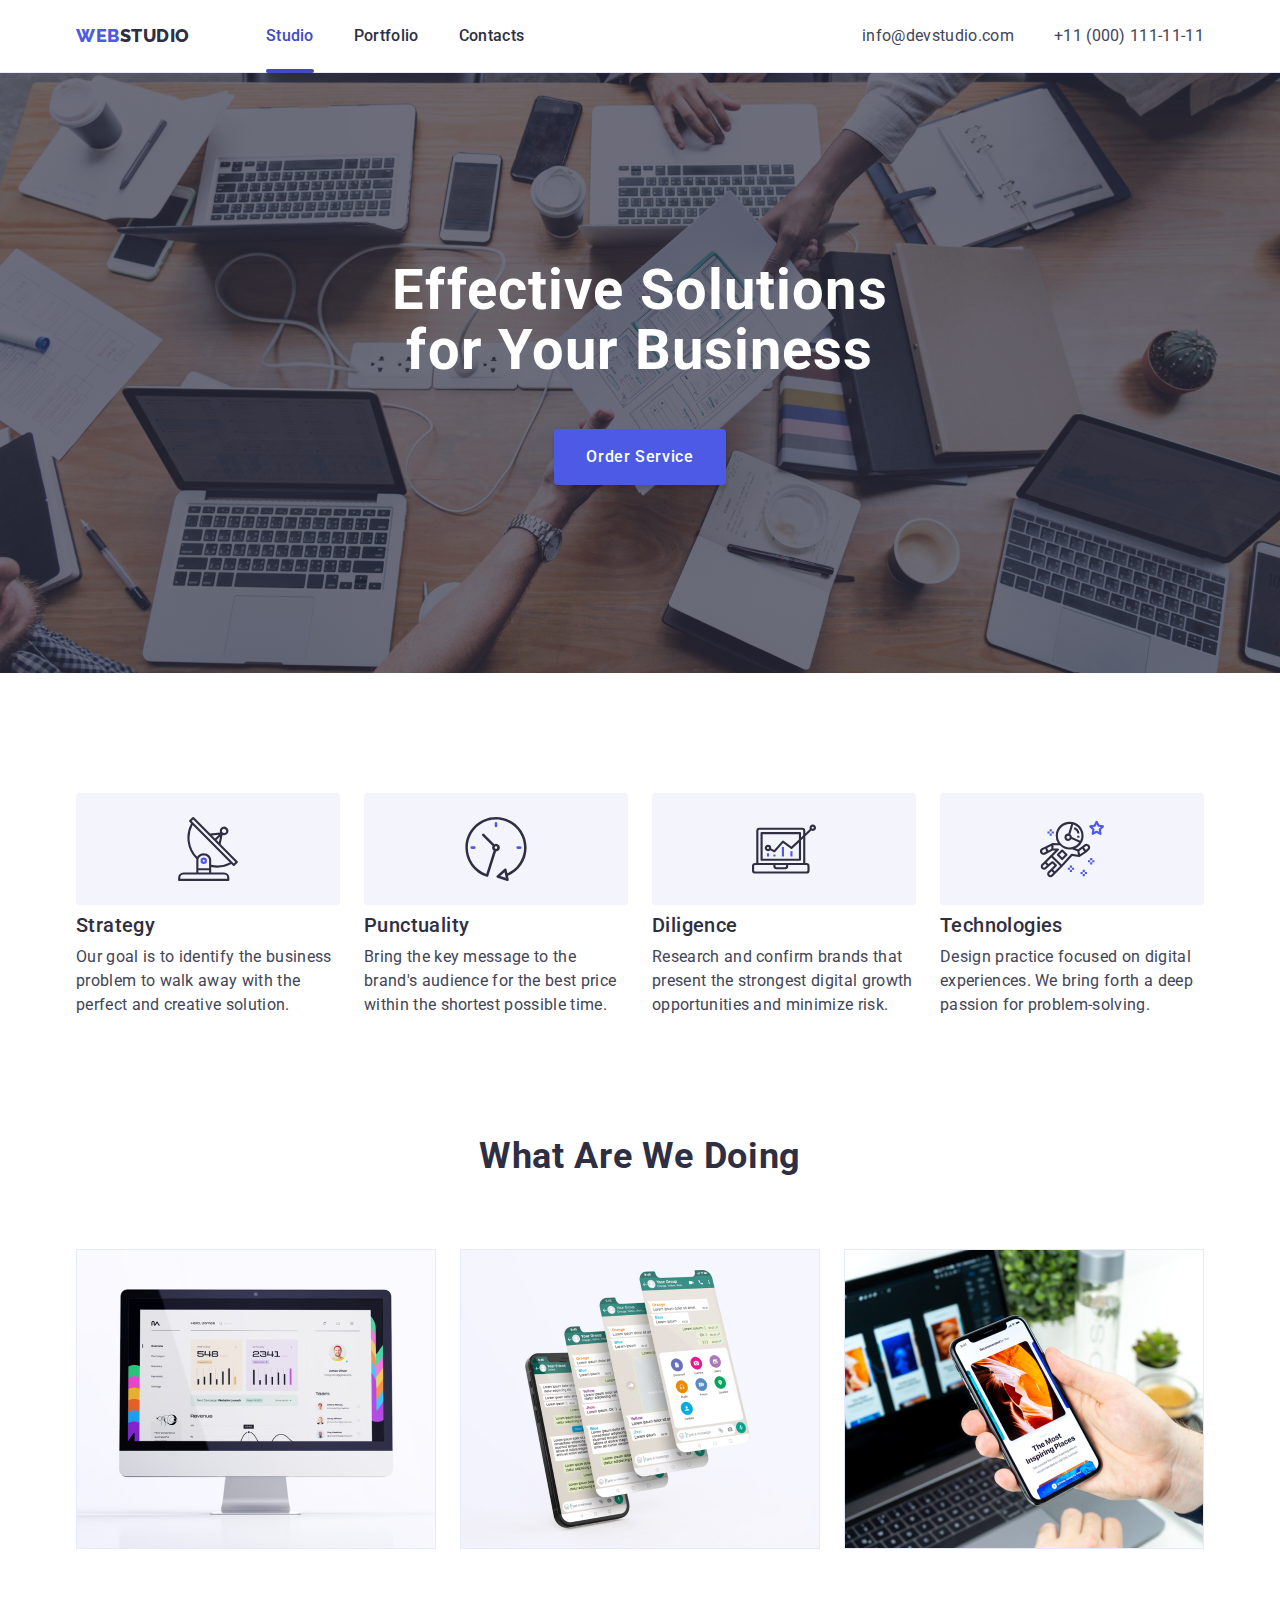
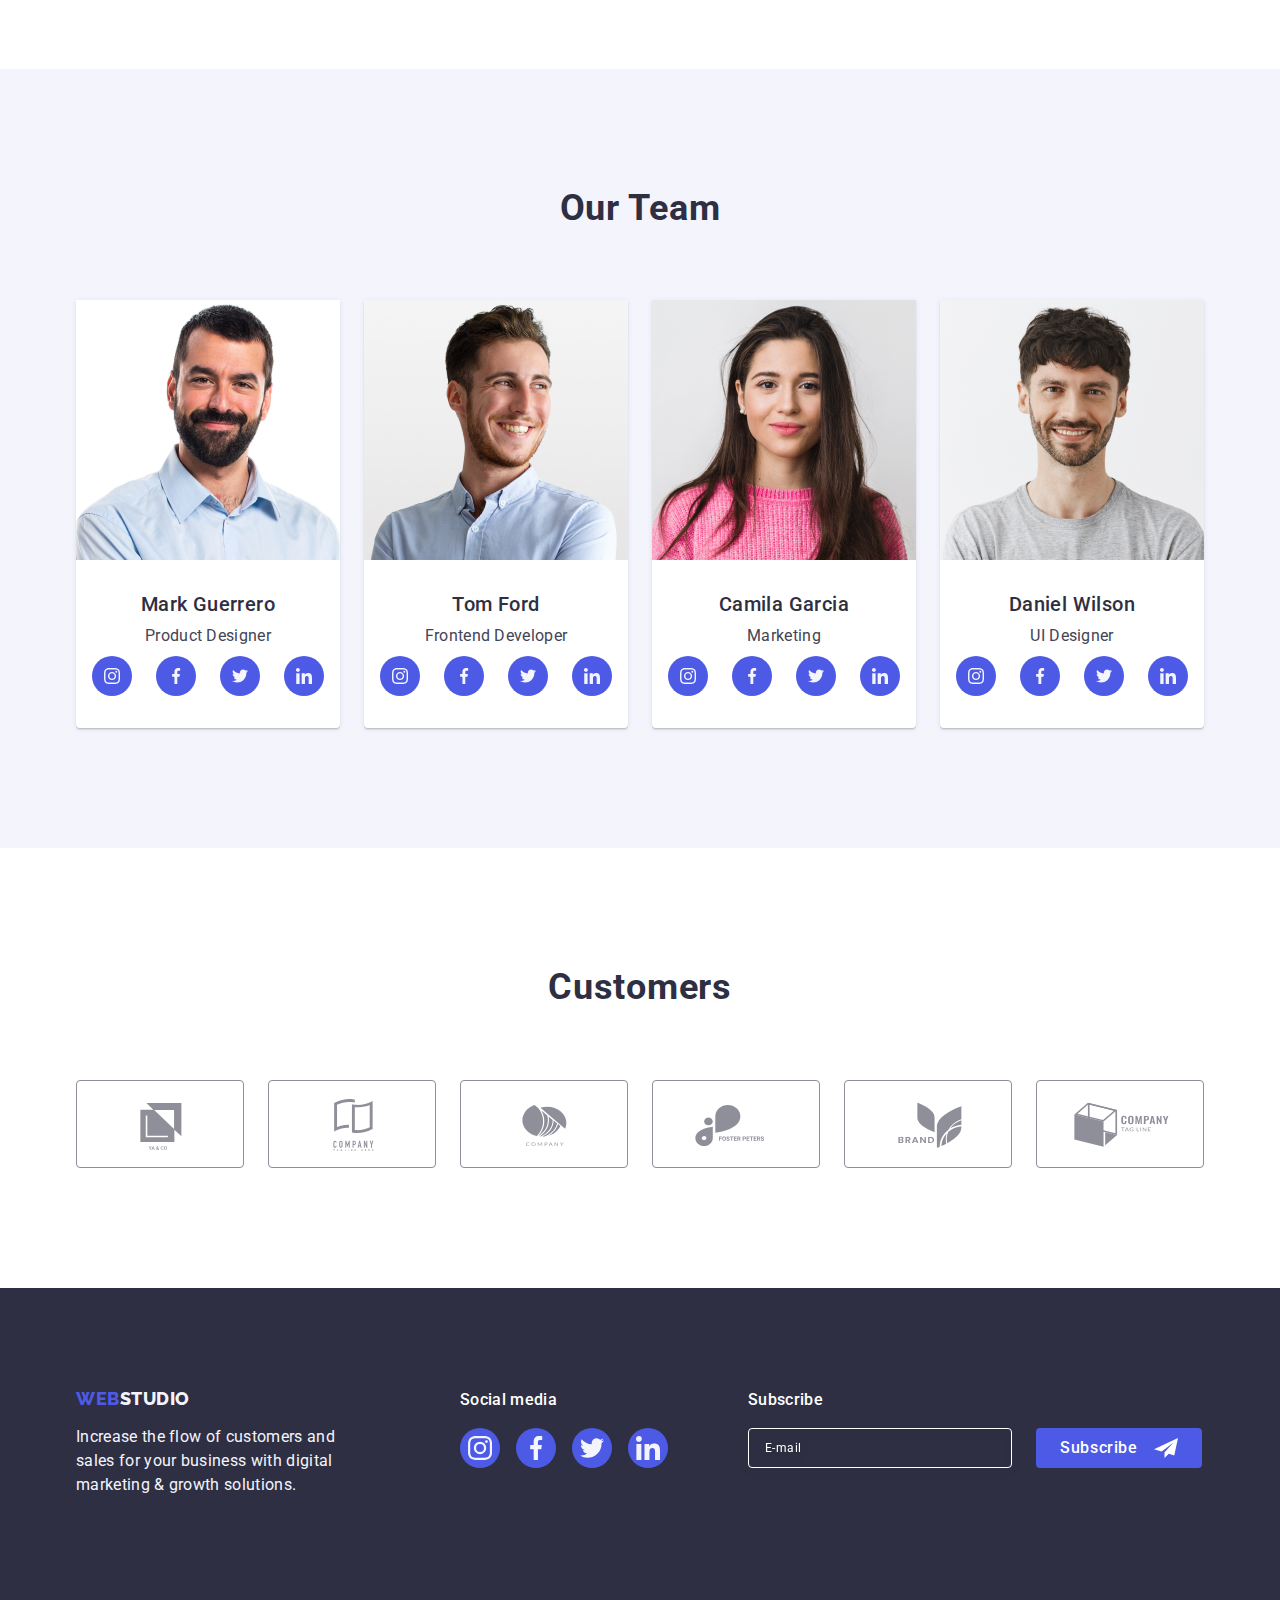
<file: index.html>
<!DOCTYPE html>

<html lang="en">

<head>
    <meta charset="UTF-8">
    <meta http-equiv="X-UA-Compatible" content="IE=edge">
    <meta name="viewport" content="width=device-width, initial-scale=1.0">
    <title>WEBSTUDIO</title>
    <link rel="preconnect" href="https://fonts.googleapis.com">
    <link rel="preconnect" href="https://fonts.gstatic.com" crossorigin>
    <link
        href="https://fonts.googleapis.com/css2?family=Raleway:wght@800&family=Roboto:wght@400;500;700;900&display=swap"
        rel="stylesheet">
    <link rel="stylesheet"
        href="https://cdnjs.cloudflare.com/ajax/libs/modern-normalize/1.1.0/modern-normalize.min.css" />
    <link rel="stylesheet" href="./css/styles.css">
</head>

<body>
    <header class="page-header">
        <div class="header-container container">
            <nav class="page-navigation">
                <a class="logo link" href="./index.html">Web<span class="studio-span">Studio</span></a>
                <ul class="menu list">
                    <li class="menu-item"><a class="menu-link link active-page" href="./index.html">Studio</a></li>
                    <li class="menu-item"><a class="menu-link link" href="./portfolio.html">Portfolio</a></li>
                    <li class="menu-item"><a class="menu-link link" href="#">Contacts</a></li>
                </ul>
            </nav>
            <address class="contacts-header">
                <ul class="contacts-list list">
                    <li class="menu-item"><a class="contact-item link"
                            href="mailto:info@devstudio.com">info@devstudio.com</a>
                    </li>
                    <li class="menu-item"><a class="contact-item link" href="tel:+110001111111">+11 (000) 111-11-11</a>
                    </li>
                </ul>
            </address>
        </div>
    </header>

    <main>
        <section class="main-section">
            <div class="container">
                <h1 class="main-title">Effective Solutions for Your Business</h1>
                <button class="button-order" type="button" data-modal-open>Order Service</button>
            </div>
        </section>



        <section class="section-two">
            <div class="container">
                <h2 class="visually-hidden">Directions</h2>
                <ul class="directions-list list">
                    <li class="direction-item">
                        <div class="container-for-icons-in-section-two">
                            <svg class="direction-icon" aria-label="direction icon" width="64" height="64">
                                <use href="./images/icons.svg#icon-antenna">
                                </use>
                            </svg>
                        </div>
                        <h3 class="card-title">Strategy</h3>
                        <p class="card-description">Our goal is to identify the business problem to walk away with the
                            perfect and creative solution.
                        </p>
                    </li>
                    <li class="direction-item">
                        <div class="container-for-icons-in-section-two">
                            <svg class="direction-icon" aria-label="direction icon" width="64" height="64">
                                <use href="./images/icons.svg#icon-clock">
                                </use>
                            </svg>
                        </div>
                        <h3 class="card-title">Punctuality</h3>
                        <p class="card-description">Bring the key message to the brand's audience for the best price
                            within
                            the shortest possible
                            time.</p>
                    </li>
                    <li class="direction-item">
                        <div class="container-for-icons-in-section-two">
                            <svg class="direction-icon" aria-label="direction icon" width="64" height="64">
                                <use href="./images/icons.svg#icon-diagram">
                                </use>
                            </svg>
                        </div>
                        <h3 class="card-title">Diligence</h3>
                        <p class="card-description">Research and confirm brands that present the strongest digital
                            growth
                            opportunities and minimize
                            risk.</p>
                    </li>
                    <li class="direction-item">
                        <div class="container-for-icons-in-section-two">
                            <svg class="direction-icon" aria-label="direction icon" width="64" height="64">
                                <use href="./images/icons.svg#icon-astronaut">
                                </use>
                            </svg>
                        </div>
                        <h3 class="card-title">Technologies</h3>
                        <p class="card-description">Design practice focused on digital experiences. We bring forth a
                            deep
                            passion for
                            problem-solving.</p>
                    </li>
                </ul>
            </div>
        </section>

        <section class="section-what-doing">
            <div class="container">
                <h2 class="section-title">What are we doing</h2>
                <ul class="what-doing-list list">
                    <li class="what-doing-item">
                        <img class="what-doing-img" src="./images/what-are-we-doing/img1.jpg" alt="picture mac"
                            width="360" height="300">
                    </li>
                    <li class="what-doing-item">
                        <img class="what-doing-img" src="./images/what-are-we-doing/img2.jpg" alt="picture phone"
                            width="360" height="300">
                    </li>
                    <li class="what-doing-item">
                        <img class="what-doing-img" src="./images/what-are-we-doing/img3.jpg"
                            alt="picture phone in hand" width="360" height="300">
                    </li>
                </ul>
            </div>
        </section>

        <section class="section-our-team">
            <div class="container">
                <h2 class="section-title">Our Team</h2>
                <ul class="our-team-list list">
                    <li class="our-team-item">
                        <img class="our-team-img" src="./images/our-team/mark.jpg" alt="photo mark" width="264"
                            height="260" />
                        <div class="container-for-podpis">
                            <h3 class="card-title">Mark Guerrero</h3>
                            <p class="card-description">Product Designer</p>
                            <ul class="social-icons-list list">
                                <li class="social-icons-item">
                                    <a class="social-list-link " href="#">
                                        <svg class="social-icon" aria-label="social icon" width="16" height="16">
                                            <use href="./images/icons.svg#icon-instagram">
                                            </use>
                                        </svg>
                                    </a>
                                </li>
                                <li class="social-icons-item">
                                    <a class="social-list-link " href="#">
                                        <svg class="social-icon" aria-label="social icon" width="16" height="16">
                                            <use href="./images/icons.svg#icon-facebook">
                                            </use>
                                        </svg>
                                    </a>
                                </li>
                                <li class="social-icons-item">
                                    <a class="social-list-link " href="#">
                                        <svg class="social-icon" aria-label="social icon" width="16" height="16">
                                            <use href="./images/icons.svg#icon-twitter">
                                            </use>
                                        </svg>
                                    </a>
                                </li>
                                <li class="social-icons-item">
                                    <a class="social-list-link " href="#">
                                        <svg class="social-icon" aria-label="social icon" width="16" height="16">
                                            <use href="./images/icons.svg#icon-linkedin">
                                            </use>
                                        </svg>
                                    </a>
                                </li>
                            </ul>
                        </div>
                    </li>
                    <li class="our-team-item">
                        <img class="our-team-img" src="./images/our-team/tom.jpg" alt="photo tom" width="264"
                            height="260" />
                        <div class="container-for-podpis">
                            <h3 class="card-title">Tom Ford</h3>
                            <p class="card-description">Frontend Developer</p>
                            <ul class="social-icons-list list">
                                <li class="social-icons-item">
                                    <a class="social-list-link " href="#">
                                        <svg class="social-icon" aria-label="social icon" width="16" height="16">
                                            <use href="./images/icons.svg#icon-instagram">
                                            </use>
                                        </svg>
                                    </a>
                                </li>
                                <li class="social-icons-item">
                                    <a class="social-list-link " href="#">
                                        <svg class="social-icon" aria-label="social icon" width="16" height="16">
                                            <use href="./images/icons.svg#icon-facebook">
                                            </use>
                                        </svg>
                                    </a>
                                </li>
                                <li class="social-icons-item">
                                    <a class="social-list-link " href="#">
                                        <svg class="social-icon" aria-label="social icon" width="16" height="16">
                                            <use href="./images/icons.svg#icon-twitter">
                                            </use>
                                        </svg>
                                    </a>
                                </li>
                                <li class="social-icons-item">
                                    <a class="social-list-link " href="#">
                                        <svg class="social-icon" aria-label="social icon" width="16" height="16">
                                            <use href="./images/icons.svg#icon-linkedin">
                                            </use>
                                        </svg>
                                    </a>
                                </li>
                            </ul>
                        </div>
                    </li>
                    <li class="our-team-item">
                        <img class="our-team-img" src="./images/our-team/camila.jpg" alt="photo camila" width="264"
                            height="260" />
                        <div class="container-for-podpis">
                            <h3 class="card-title">Camila Garcia</h3>
                            <p class="card-description">Marketing</p>
                            <ul class="social-icons-list list">
                                <li class="social-icons-item">
                                    <a class="social-list-link " href="#">
                                        <svg class="social-icon" aria-label="social icon" width="16" height="16">
                                            <use href="./images/icons.svg#icon-instagram">
                                            </use>
                                        </svg>
                                    </a>
                                </li>
                                <li class="social-icons-item">
                                    <a class="social-list-link " href="#">
                                        <svg class="social-icon" aria-label="social icon" width="16" height="16">
                                            <use href="./images/icons.svg#icon-facebook">
                                            </use>
                                        </svg>
                                    </a>
                                </li>
                                <li class="social-icons-item">
                                    <a class="social-list-link " href="#">
                                        <svg class="social-icon" aria-label="social icon" width="16" height="16">
                                            <use href="./images/icons.svg#icon-twitter">
                                            </use>
                                        </svg>
                                    </a>
                                </li>
                                <li class="social-icons-item">
                                    <a class="social-list-link " href="#">
                                        <svg class="social-icon" aria-label="social icon" width="16" height="16">
                                            <use href="./images/icons.svg#icon-linkedin">
                                            </use>
                                        </svg>
                                    </a>
                                </li>
                            </ul>
                        </div>
                    </li>
                    <li class="our-team-item">
                        <img class="our-team-img" src="./images/our-team/daniel.jpg" alt="photo daniel" width="264"
                            height="260" />
                        <div class="container-for-podpis">
                            <h3 class="card-title">Daniel Wilson</h3>
                            <p class="card-description">UI Designer</p>
                            <ul class="social-icons-list list">
                                <li class="social-icons-item">
                                    <a class="social-list-link " href="#">
                                        <svg class="social-icon" aria-label="social icon" width="16" height="16">
                                            <use href="./images/icons.svg#icon-instagram">
                                            </use>
                                        </svg>
                                    </a>
                                </li>
                                <li class="social-icons-item">
                                    <a class="social-list-link " href="#">
                                        <svg class="social-icon" aria-label="social icon" width="16" height="16">
                                            <use href="./images/icons.svg#icon-facebook">
                                            </use>
                                        </svg>
                                    </a>
                                </li>
                                <li class="social-icons-item">
                                    <a class="social-list-link " href="#">
                                        <svg class="social-icon" aria-label="social icon" width="16" height="16">
                                            <use href="./images/icons.svg#icon-twitter">
                                            </use>
                                        </svg>
                                    </a>
                                </li>
                                <li class="social-icons-item">
                                    <a class="social-list-link " href="#">
                                        <svg class="social-icon" aria-label="social icon" width="16" height="16">
                                            <use href="./images/icons.svg#icon-linkedin">
                                            </use>
                                        </svg>
                                    </a>
                                </li>
                            </ul>
                        </div>
                    </li>
                </ul>
            </div>
        </section>

        <section class="section-customers">
            <div class="container">
                <h2 class="section-title">Customers</h2>
                <ul class="customers-list list">
                    <li class="customers-list-item">
                        <a class="customers-list-link" href="#">
                            <svg class="customers-icon" aria-label="customer icon" width="104" height="56">
                                <use href="./images/icons.svg#icon-logo1">
                                </use>
                            </svg>
                        </a>
                    </li>
                    <li class="customers-list-item">
                        <a class="customers-list-link" href="#">
                            <svg class="customers-icon" aria-label="customer icon" width="104" height="56">
                                <use href="./images/icons.svg#icon-logo2">
                                </use>
                            </svg>

                        </a>
                    </li>
                    <li class="customers-list-item">
                        <a class="customers-list-link" href="#">
                            <svg class="customers-icon" aria-label="customer icon" width="104" height="56">
                                <use href="./images/icons.svg#icon-logo3">
                                </use>
                            </svg>

                        </a>
                    </li>
                    <li class="customers-list-item">
                        <a class="customers-list-link" href="#">
                            <svg class="customers-icon" aria-label="customer icon" width="104" height="56">
                                <use href="./images/icons.svg#icon-logo4">
                                </use>
                            </svg>

                        </a>
                    </li>
                    <li class="customers-list-item">
                        <a class="customers-list-link" href="#">
                            <svg class="customers-icon" aria-label="customer icon" width="104" height="56">
                                <use href="./images/icons.svg#icon-logo5">
                                </use>
                            </svg>

                        </a>
                    </li>
                    <li class="customers-list-item">
                        <a class="customers-list-link" href="#">
                            <svg class="customers-icon" aria-label="customer icon" width="104" height="56">
                                <use href="./images/icons.svg#icon-logo6">
                                </use>
                            </svg>

                        </a>
                    </li>
                </ul>
            </div>
        </section>
    </main>

    <!-- footer -->
    <footer class="footer">
        <!-- footer container -->
        <div class="container footer-container">
            <!-- logo and description -->
            <div class="logo-and-description-footer">
                <a class="logo-in-footer link" href="./index.html">Web<span class="studio-footer-span">Studio</span></a>
                <p class="footer-description">Increase the flow of customers and sales for your business with digital
                    marketing
                    & growth solutions.</p>
            </div>
            <!-- social footer -->
            <div class="footer-social-container">
                <p class="footer-social-title">Social media</p>
                <ul class="social-icons-list-footer list">
                    <li class="social-icons-item-footer">
                        <a class="social-list-link-footer " href="#">
                            <svg class="social-icon-footer" aria-label="social icon" width="24" height="24">
                                <use href="./images/icons.svg#icon-instagram">
                                </use>
                            </svg>
                        </a>
                    </li>
                    <li class="social-icons-item-footer">
                        <a class="social-list-link-footer " href="#">
                            <svg class="social-icon-footer" aria-label="social icon" width="24" height="24">
                                <use href="./images/icons.svg#icon-facebook">
                                </use>
                            </svg>
                        </a>
                    </li>
                    <li class="social-icons-item-footer">
                        <a class="social-list-link-footer " href="#">
                            <svg class="social-icon-footer" aria-label="social icon" width="24" height="24">
                                <use href="./images/icons.svg#icon-twitter">
                                </use>
                            </svg>
                        </a>
                    </li>
                    <li class="social-icons-item-footer">
                        <a class="social-list-link-footer " href="#">
                            <svg class="social-icon-footer" aria-label="social icon" width="24" height="24">
                                <use href="./images/icons.svg#icon-linkedin">
                                </use>
                            </svg>
                        </a>
                    </li>
                </ul>
            </div>
            <!-- subscribe container -->
            <div class="subscribe-container">
                <p class="tittle-subscribe">Subscribe
                </p>
                <form class="subscribe-form">
                    <label class="subscribe-label">
                        <input class="subscribe-field" type="email" name="user-email-for-subscribe"
                            placeholder="E-mail">
                    </label>
                    <button class="button-subscribe" type="submit">Subscribe
                        <svg class="icon-subscribe" aria-label="subscribe icon" width="24" height="24">
                            <use href="./images/icons.svg#icon-subscribe">
                            </use>
                        </svg>
                    </button>
                </form>
            </div>
        </div>
    </footer>

    <!-- backdrop -->
    <div class="backdrop is-hidden" data-modal>
        <div class="modal">
            <!-- close -->
            <button class="button-close-modal" type="button" data-modal-close>
                <svg class="icon-close" aria-label="social icon" width="8" height="8">
                    <use href="./images/icons.svg#icon-close">
                    </use>
                </svg>
            </button>
            <!-- modal title -->
            <p class="modal-title">Leave your contacts and we will call you back</p>
            <!-- form -->
            <form class="contact-form">
                <!-- name -->
                <div class="input-field">
                    <label class="label-name" for="user-name">Name</label>
                    <div class="input-wrapper">
                        <input class="contact-form-input" type="text" id="user-name" name="user-name" required
                            pattern="[a-zA-Zа-яА-ЯіІїЇґҐєЄʼ]+" title="Only letters">
                        <svg class="icon-input" aria-label="icon input" width="18" height="24">
                            <use href="./images/icons.svg#icon-person">
                            </use>
                        </svg>
                    </div>
                </div>

                <!-- phone -->
                <div class="input-field">
                    <label class="label-name" for="user-phone">Phone</label>
                    <div class="input-wrapper">
                        <input class="contact-form-input" type="tel" id="user-phone" name="user-phone" required
                            pattern="[0-9]+" title="Only numbers">
                        <svg class="icon-input" aria-label="icon input" width="18" height="24">
                            <use href="./images/icons.svg#icon-phone">
                            </use>
                        </svg>
                    </div>
                </div>

                <!-- Email -->
                <div class="input-field">
                    <label class="label-name" for="user-email">Email</label>
                    <div class=" input-wrapper">
                        <input class="contact-form-input" type="email" id="user-email" name="user-email" required>
                        <svg class="icon-input" aria-label="icon input" width="18" height="24">
                            <use href="./images/icons.svg#icon-email">
                            </use>
                        </svg>
                    </div>
                </div>

                <!-- comment -->
                <div class="comment-field">
                    <label class="label-name" for="user-comment">Comment</label>
                    <textarea class="contact-form-message" id="user-comment" name="user-comment"
                        placeholder="Text input"></textarea>
                </div>

                <!-- checkbox -->
                <div class="checkbox-field">
                    <input class="contact-form-checkbox-standart visually-hidden" type="checkbox" name="user-privacy"
                        id="user-privacy" required value="true">
                    <label class="label-privacy-policy" for="user-privacy">
                        <span class="checkbox-span">
                            <svg class="contact-form-own-checkbox" width="10" height="8">
                                <use class="contact-form-checkmark-icon" href="./images/icons.svg#icon-checkbox"></use>
                            </svg>
                        </span>
                        I accept the terms and conditions of the
                        <a href="#" class="privacy-policy-link">Privacy Policy</a>
                    </label>
                </div>

                <!-- button send -->
                <button class="button-modal-submit" type="submit">
                    Send
                </button>
            </form>
        </div>
    </div>
    <!-- script -->
    <script src="./js/modal.js"></script>
</body>

</html>
</file>
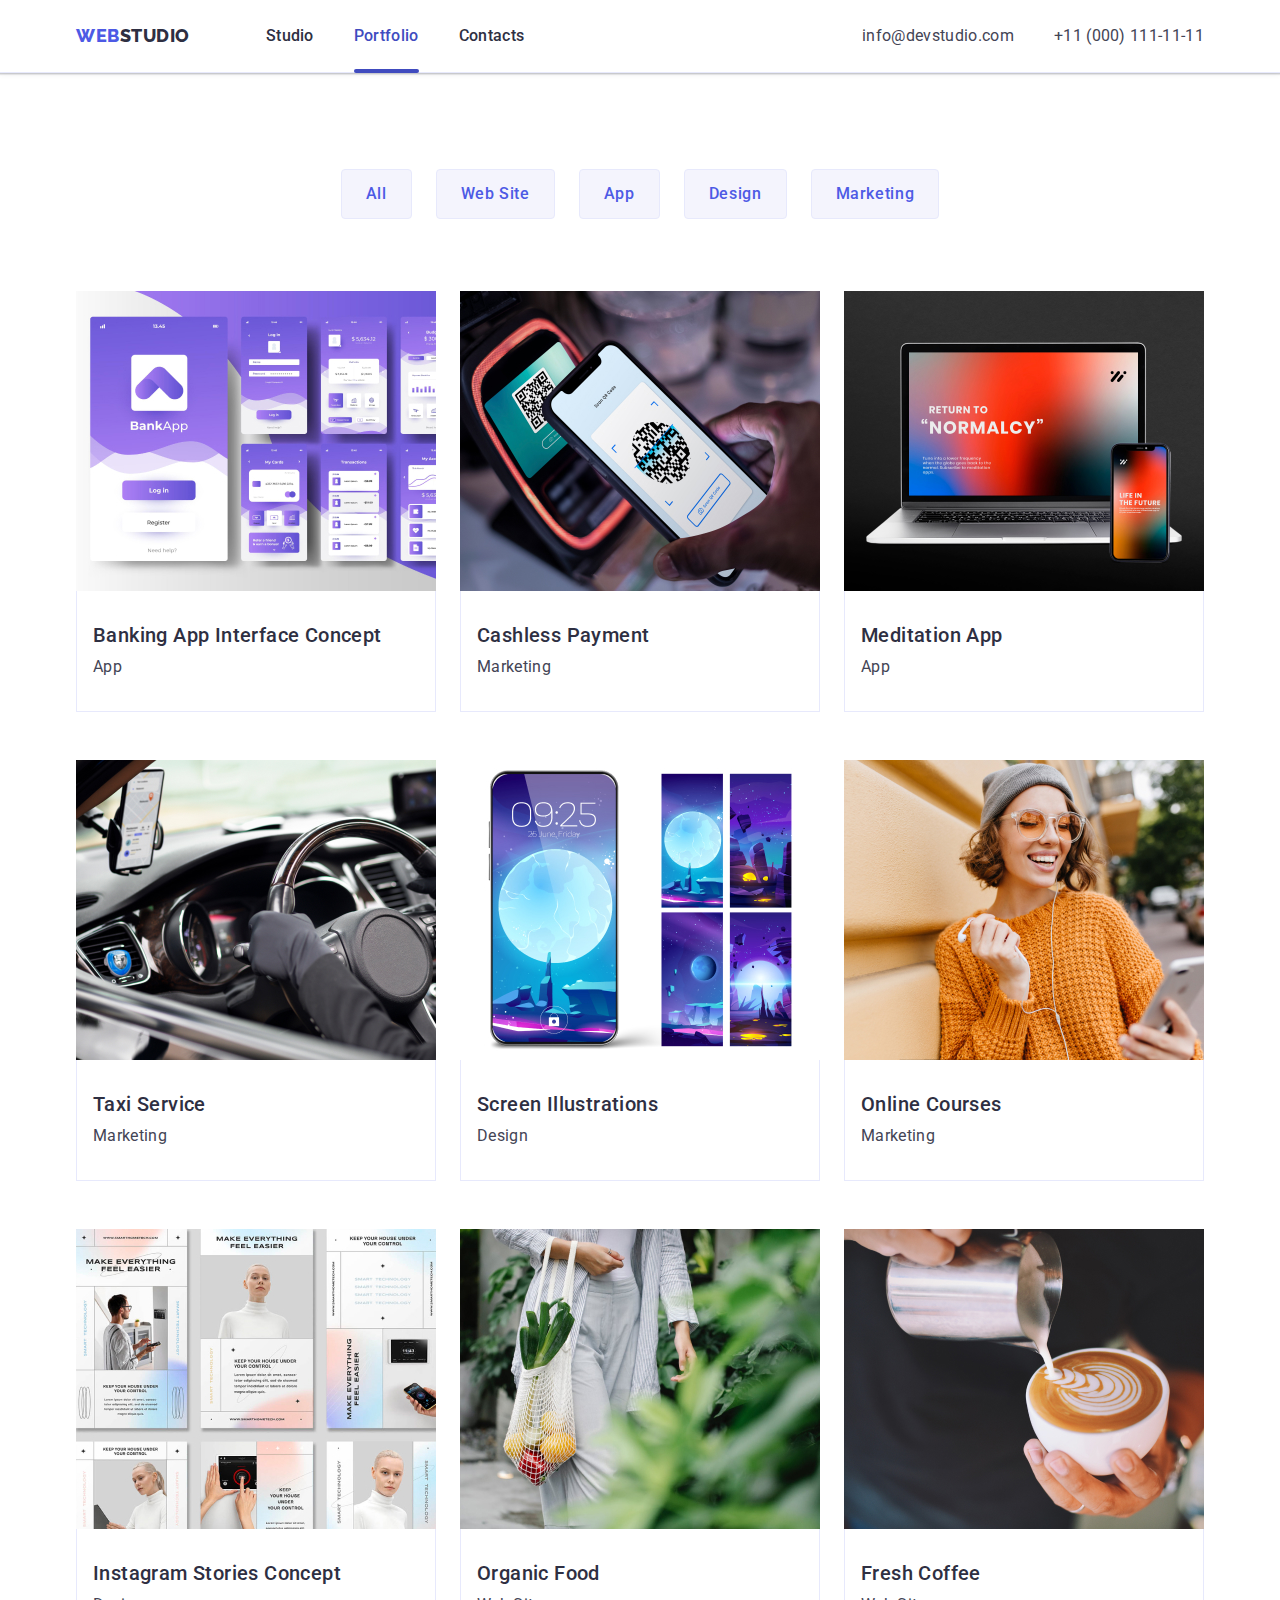
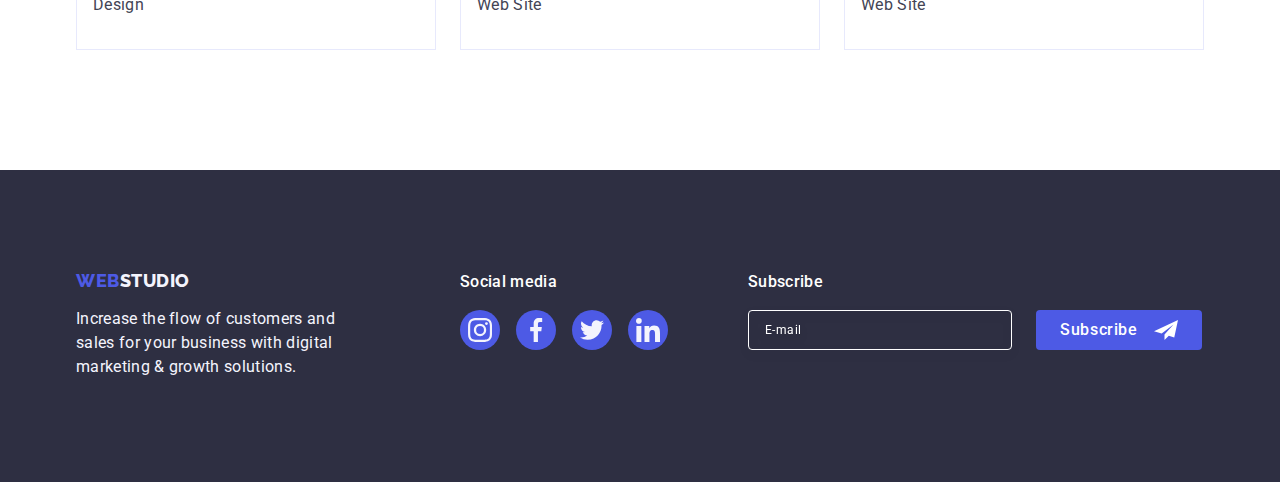
<file: portfolio.html>
<!DOCTYPE html>
<html lang="en">


<head>
    <meta charset="UTF-8">
    <meta http-equiv="X-UA-Compatible" content="IE=edge">
    <meta name="viewport" content="width=device-width, initial-scale=1.0">
    <title>WEBSTUDIO</title>
    <link rel="preconnect" href="https://fonts.googleapis.com">
    <link rel="preconnect" href="https://fonts.gstatic.com" crossorigin>
    <link
        href="https://fonts.googleapis.com/css2?family=Raleway:wght@800&family=Roboto:wght@400;500;700;900&display=swap"
        rel="stylesheet">
    <link rel="stylesheet"
        href="https://cdnjs.cloudflare.com/ajax/libs/modern-normalize/1.1.0/modern-normalize.min.css" />
    <link rel="stylesheet" href="./css/styles.css">
</head>


<body>
    <header class="page-header">
        <div class="header-container container">
            <nav class="page-navigation">
                <a class="logo link" href="./index.html">Web<span class="studio-span">Studio</span></a>
                <ul class="menu list">
                    <li class="menu-item"><a class="menu-link link" href="./index.html">Studio</a></li>
                    <li class="menu-item"><a class="menu-link link active-page" href="./portfolio.html">Portfolio</a>
                    </li>
                    <li class="menu-item"><a class="menu-link link" href="#">Contacts</a></li>
                </ul>
            </nav>
            <address class="contacts-header">
                <ul class="contacts-list list">
                    <li class="menu-item"><a class="contact-item link"
                            href="mailto:info@devstudio.com">info@devstudio.com</a>
                    </li>
                    <li class="menu-item"><a class="contact-item link" href="tel:+110001111111">+11 (000) 111-11-11</a>
                    </li>
                </ul>
            </address>
        </div>
    </header>

    <main>
        <section class="main-portfolio-section">
            <div class="container">
                <h1 class="visually-hidden">WEBSTUDIO PORTFOLIO</h1>
                <!-- buttons -->
                <ul class="button-list-portfolio list">
                    <li class="button-item">
                        <button class="button-portfolio" type="button">All</button>
                    </li>
                    <li class="button-item">
                        <button class="button-portfolio" type="button">Web Site</button>
                    </li>
                    <li class="button-item">
                        <button class="button-portfolio" type="button">App</button>
                    </li>
                    <li class="button-item">
                        <button class="button-portfolio" type="button">Design</button>
                    </li>
                    <li class="button-item">
                        <button class="button-portfolio" type="button">Marketing</button>
                    </li>
                </ul>
                <!-- cards -->
                <ul class="card-portfolio-list list">
                    <li class="card-portfolio-list-item">
                        <a class="link portfolio-link" href="#">
                            <div class="img-plus-overlay">
                                <img class="card-portfolio-img" src="./images/portfolio/banking-app.jpg"
                                    alt="banking application interface" width="360" height="300" />
                                <p class="overlay-portfolio">14 Stylish and User-Friendly App Design Concepts · Task
                                    Manager App · Calorie Tracker App · Exotic Fruit Ecommerce App · Cloud Storage App
                                </p>
                            </div>
                            <div class="container-for-podpis-portfolio">
                                <h2 class="card-title">Banking App Interface Concept</h2>
                                <p class="card-description">App</p>
                            </div>
                        </a>
                    </li>
                    <li class="card-portfolio-list-item">
                        <a class="link portfolio-link" href="#">
                            <div class="img-plus-overlay">
                                <img class="card-portfolio-img" src="./images/portfolio/cashless-payment.jpg"
                                    alt="Mobile phone with qr code" width="360" height="300" />
                                <p class="overlay-portfolio">14 Stylish and User-Friendly App Design Concepts · Task
                                    Manager App · Calorie Tracker App · Exotic Fruit Ecommerce App · Cloud Storage App
                                </p>
                            </div>
                            <div class="container-for-podpis-portfolio">
                                <h2 class="card-title">Cashless Payment</h2>
                                <p class="card-description">Marketing</p>
                            </div>
                        </a>
                    </li>
                    <li class="card-portfolio-list-item">
                        <a class="link portfolio-link" href="#">
                            <div class="img-plus-overlay">
                                <img class="card-portfolio-img" src="./images/portfolio/meditation-app.jpg"
                                    alt="laptop and phone" width="360" height="300" />
                                <p class="overlay-portfolio">14 Stylish and User-Friendly App Design Concepts · Task
                                    Manager App · Calorie Tracker App · Exotic Fruit Ecommerce App · Cloud Storage App
                                </p>
                            </div>
                            <div class="container-for-podpis-portfolio">
                                <h2 class="card-title">Meditation App</h2>
                                <p class="card-description">App</p>
                            </div>
                        </a>
                    </li>
                    <li class="card-portfolio-list-item">
                        <a class="link portfolio-link" href="#">
                            <div class="img-plus-overlay">
                                <img class="card-portfolio-img" src="./images/portfolio/taxi-service.jpg"
                                    alt="car interior" width="360" height="300" />
                                <p class="overlay-portfolio">14 Stylish and User-Friendly App Design Concepts · Task
                                    Manager App · Calorie Tracker App · Exotic Fruit Ecommerce App · Cloud Storage App
                                </p>
                            </div>
                            <div class="container-for-podpis-portfolio">
                                <h2 class="card-title">Taxi Service</h2>
                                <p class="card-description">Marketing</p>
                            </div>
                        </a>
                    </li>
                    <li class="card-portfolio-list-item">
                        <a class="link portfolio-link" href="#">
                            <div class="img-plus-overlay">
                                <img class="card-portfolio-img" src="./images/portfolio/screen-illustration.jpg"
                                    alt="phone and wallpaper examples" width="360" height="300" />
                                <p class="overlay-portfolio">14 Stylish and User-Friendly App Design Concepts · Task
                                    Manager App · Calorie Tracker App · Exotic Fruit Ecommerce App · Cloud Storage App
                                </p>
                            </div>
                            <div class="container-for-podpis-portfolio">
                                <h2 class="card-title">Screen Illustrations</h2>
                                <p class="card-description">Design</p>
                            </div>
                        </a>
                    </li>
                    <li class="card-portfolio-list-item">
                        <a class="link portfolio-link" href="#">
                            <div class="img-plus-overlay">
                                <img class="card-portfolio-img" src="./images/portfolio/online-cources.jpg"
                                    alt="smiling woman with phone in hand" width="360" height="300" />
                                <p class="overlay-portfolio">14 Stylish and User-Friendly App Design Concepts · Task
                                    Manager App · Calorie Tracker App · Exotic Fruit Ecommerce App · Cloud Storage App
                                </p>
                            </div>
                            <div class="container-for-podpis-portfolio">
                                <h2 class="card-title">Online Courses</h2>
                                <p class="card-description">Marketing</p>
                            </div>
                        </a>
                    </li>
                    <li class="card-portfolio-list-item">
                        <a class="link portfolio-link" href="#">
                            <div class="img-plus-overlay">
                                <img class="card-portfolio-img" src="./images/portfolio/instagram-stories-concept.jpg"
                                    alt="examples instagram stories" width="360" height="300" />
                                <p class="overlay-portfolio">14 Stylish and User-Friendly App Design Concepts · Task
                                    Manager App · Calorie Tracker App · Exotic Fruit Ecommerce App · Cloud Storage App
                                </p>
                            </div>
                            <div class="container-for-podpis-portfolio">
                                <h2 class="card-title">Instagram Stories Concept</h2>
                                <p class="card-description">Design</p>
                            </div>
                        </a>
                    </li>
                    <li class="card-portfolio-list-item">
                        <a class="link portfolio-link" href="#">
                            <div class="img-plus-overlay">
                                <img class="card-portfolio-img" src="./images/portfolio/organic-food.jpg"
                                    alt="woman is holding fruit in a bag" width="360" height="300" />
                                <p class="overlay-portfolio">14 Stylish and User-Friendly App Design Concepts · Task
                                    Manager App · Calorie Tracker App · Exotic Fruit Ecommerce App · Cloud Storage App
                                </p>
                            </div>
                            <div class="container-for-podpis-portfolio">
                                <h2 class="card-title">Organic Food</h2>
                                <p class="card-description">Web Site</p>
                            </div>
                        </a>
                    </li>
                    <li class="card-portfolio-list-item">
                        <a class="link portfolio-link" href="#">
                            <div class="img-plus-overlay">
                                <img class="card-portfolio-img" src="./images/portfolio/fresh-coffee.jpg"
                                    alt="cup of coffee" width="360" height="300" />
                                <p class="overlay-portfolio">14 Stylish and User-Friendly App Design Concepts · Task
                                    Manager App · Calorie Tracker App · Exotic Fruit Ecommerce App · Cloud Storage App
                                </p>
                            </div>
                            <div class="container-for-podpis-portfolio">
                                <h2 class="card-title">Fresh Coffee</h2>
                                <p class="card-description">Web Site</p>
                            </div>
                        </a>
                    </li>
                </ul>
            </div>
        </section>
    </main>
    <!-- footer -->
    <footer class="footer">
        <!-- footer container -->
        <div class="container footer-container">
            <!-- logo and description -->
            <div class="logo-and-description-footer">
                <a class="logo-in-footer link" href="./index.html">Web<span class="studio-footer-span">Studio</span></a>
                <p class="footer-description">Increase the flow of customers and sales for your business with digital
                    marketing
                    & growth solutions.</p>
            </div>
            <!-- social footer -->
            <div class="footer-social-container">
                <p class="footer-social-title">Social media</p>
                <ul class="social-icons-list-footer list">
                    <li class="social-icons-item-footer">
                        <a class="social-list-link-footer " href="#">
                            <svg class="social-icon-footer" aria-label="social icon" width="24" height="24">
                                <use href="./images/icons.svg#icon-instagram">
                                </use>
                            </svg>
                        </a>
                    </li>
                    <li class="social-icons-item-footer">
                        <a class="social-list-link-footer " href="#">
                            <svg class="social-icon-footer" aria-label="social icon" width="24" height="24">
                                <use href="./images/icons.svg#icon-facebook">
                                </use>
                            </svg>
                        </a>
                    </li>
                    <li class="social-icons-item-footer">
                        <a class="social-list-link-footer " href="#">
                            <svg class="social-icon-footer" aria-label="social icon" width="24" height="24">
                                <use href="./images/icons.svg#icon-twitter">
                                </use>
                            </svg>
                        </a>
                    </li>
                    <li class="social-icons-item-footer">
                        <a class="social-list-link-footer " href="#">
                            <svg class="social-icon-footer" aria-label="social icon" width="24" height="24">
                                <use href="./images/icons.svg#icon-linkedin">
                                </use>
                            </svg>
                        </a>
                    </li>
                </ul>
            </div>
            <!-- subscribe container -->
            <div class="subscribe-container">
                <p class="tittle-subscribe">Subscribe
                </p>
                <form class="subscribe-form">
                    <label class="subscribe-label">
                        <input class="subscribe-field" type="email" name="user-email-for-subscribe"
                            placeholder="E-mail">
                    </label>
                    <button class="button-subscribe" type="submit">Subscribe
                        <svg class="icon-subscribe" aria-label="subscribe icon" width="24" height="24">
                            <use href="./images/icons.svg#icon-subscribe">
                            </use>
                        </svg>
                    </button>
                </form>
            </div>
        </div>
    </footer>
</body>

</html>
</file>
<file: css/styles.css>
:root {
  --main-font-family: 'Roboto', sans-serif;
  --secondary-font-family-family: 'Raleway', sans-serif;
  --background-color: #ffffff;
  --header-color: #2e2f42;
  --link-header-color: #434455;
  --color-button-portfolio: #4d5ae5;
  --background-color-button-portfolio: #f4f4fd;
}

.list {
  list-style: none;
}

.link {
  text-decoration: none;
}

button {
  font-family: inherit;
  cursor: pointer;
}

h1,
h2,
h3,
h4,
p {
  margin-top: 0;
  margin-bottom: 0;
}

ul,
ol {
  margin-top: 0;
  margin-bottom: 0;
  padding-left: 0;
}

img {
  display: block;
}

body {
  font-family: var(--main-font-family);
  color: #434455;
  background-color: var(--background-color);
}

.container {
  width: 1158px;
  margin-left: auto;
  margin-right: auto;
  padding: 0 15px;
}

.visually-hidden {
  position: absolute;
  width: 1px;
  height: 1px;
  margin: -1px;
  border: 0;
  padding: 0;
  white-space: nowrap;
  clip-path: inset(100%);
  clip: rect(0 0 0 0);
  overflow: hidden;
}

/* /////////////////////////////////////// */
/* HEADER sidlicki  */
/* /////////////////////////////////////// */
.logo {
  font-family: var(--secondary-font-family-family);
  font-weight: 800;
  font-size: 18px;
  line-height: 1.17;
  letter-spacing: 0.03em;
  text-transform: uppercase;
  color: #4d5ae5;
  /*  */
  margin-right: 76px;
  display: block;
}
.studio-span {
  color: var(--header-color);
}

.menu-link {
  position: relative;
  font-weight: 500;
  font-size: 16px;
  line-height: 1.5;
  letter-spacing: 0.02em;
  color: var(--header-color);

  display: block;
  padding-top: 24px;
  padding-bottom: 24px;

  transition-property: color;
  transition-duration: 250ms;
  transition-timing-function: cubic-bezier(0.4, 0, 0.2, 1);
}

.menu-link:hover,
.menu-link:focus {
  color: #404bbf;
}

.active-page {
  color: #404bbf;
}
.active-page::after {
  position: absolute;
  content: '';
  display: block;
  width: 100%;
  height: 4px;
  left: 0px;
  bottom: -1px;
  background: #404bbf;
  border-radius: 2px;
}
.contacts-header {
  font-style: normal;
  /*  */
}

.contact-item {
  font-size: 16px;
  line-height: 1.5;
  letter-spacing: 0.02em;
  color: var(--link-header-color);

  transition-property: color;
  transition-duration: 250ms;
  transition-timing-function: cubic-bezier(0.4, 0, 0.2, 1);
}

.contact-item:hover,
.contact-item:focus {
  color: #404bbf;
}

.page-header {
  align-items: center;
  border-bottom: 1px solid #e7e9fc;

  box-shadow: 0px 2px 1px rgba(46, 47, 66, 0.08), 0px 1px 1px rgba(46, 47, 66, 0.16),
    0px 1px 6px rgba(46, 47, 66, 0.08);
}

.header-container {
  display: flex;
  align-items: center;
  justify-content: space-between;
}

.page-navigation {
  display: flex;
  align-items: center;
}

.menu {
  display: flex;
  gap: 40px;
}

.contacts-list {
  display: flex;
  gap: 40px;
}

/* /////////////////////////////////////// */
/* /////////////////////////////////////// */

/* /////////////////////////////////////// */
/* SECTION1 sidlicki */
/* /////////////////////////////////////// */
.main-section {
  padding-top: 188px;
  padding-bottom: 188px;
  margin-left: auto;
  margin-right: auto;
  text-align: center;
  background-color: var(--header-color);
  /*  */
  background-image: linear-gradient(rgba(46, 47, 66, 0.7), rgba(46, 47, 66, 0.7)),
    url(../images/bg.jpg);
  background-size: cover;
  max-width: 1440px;
  background-repeat: no-repeat;
  background-position: center;
}

.main-title {
  max-width: 496px;
  height: 120px;
  margin-bottom: 48px;
  margin-left: auto;
  margin-right: auto;
  /*  */
  font-size: 56px;
  line-height: 1.07;
  text-align: center;
  letter-spacing: 0.02em;
  color: #ffffff;
}

.button-order {
  display: block;
  min-width: 169px;
  padding: 16px 32px;
  border-radius: 4px;
  border: none;
  margin-left: auto;
  margin-right: auto;
  /*  */
  background-color: var(--color-button-portfolio);
  box-shadow: 0px 4px 4px rgba(0, 0, 0, 0.15);
  font-weight: 500;
  font-size: 16px;
  line-height: 1.5;
  letter-spacing: 0.04em;
  color: #ffffff;

  transition-property: background-color;
  transition-duration: 250ms;
  transition-timing-function: cubic-bezier(0.4, 0, 0.2, 1);
}
.button-order:hover,
.button-order:focus {
  background-color: #404bbf;
}
/* /////////////////////////////////////// */
/* /////////////////////////////////////// */

/* /////////////////////////////////////// */
/* OTHER SECTIONS sidlicki */
/* /////////////////////////////////////// */
.section-two {
  padding-top: 120px;
  padding-bottom: 120px;
}

.directions-list {
  display: flex;
  gap: 24px;
}

.direction-item {
  width: calc((100% - 72px) / 4);
}

.container-for-icons-in-section-two {
  display: flex;
  height: 112px;
  background: #f4f4fd;
  border-radius: 4px;
  margin-bottom: 8px;
  justify-content: center;
  align-items: center;
}

/* ////////////////////////////////// */
/* ////////////////////////////////// */
.section-what-doing {
  padding-bottom: 120px;
}

.what-doing-list {
  display: flex;
  gap: 24px;
}

.card-title {
  margin-bottom: 8px;
  font-weight: 500;
  font-size: 20px;
  line-height: 1.2;
  letter-spacing: 0.02em;
  color: var(--header-color);
}

.card-description {
  font-size: 16px;
  line-height: 1.5;
  letter-spacing: 0.02em;
  color: var(--link-header-color);
}

.section-title {
  margin-bottom: 72px;
  font-size: 36px;
  line-height: 1.1;
  text-align: center;
  letter-spacing: 0.02em;
  text-transform: capitalize;
  color: var(--header-color);
}

.section-our-team {
  background-color: #f4f4fd;
  padding-bottom: 120px;
  padding-top: 120px;
}

.our-team-list {
  display: flex;
  gap: 24px;
}

.our-team-item {
  background: #ffffff;
  box-shadow: 0px 1px 6px rgba(46, 47, 66, 0.08), 0px 1px 1px rgba(46, 47, 66, 0.16),
    0px 2px 1px rgba(46, 47, 66, 0.08);
  border-radius: 0px 0px 4px 4px;
  text-align: center;
  flex-basis: calc((100% - 3 * 24px) / 4);
}
.container-for-podpis {
  padding-top: 32px;
  padding-bottom: 32px;
}

.social-icons-list {
  display: flex;
  margin-top: 8px;
  gap: 24px;
  justify-content: center;
}

.social-list-link {
  display: flex;
  justify-content: center;
  align-items: center;
  width: 40px;
  height: 40px;
  border-radius: 50%;
  background-color: var(--color-button-portfolio);

  transition-property: background-color;
  transition-duration: 250ms;
  transition-timing-function: cubic-bezier(0.4, 0, 0.2, 1);
}

.social-list-link:hover,
.social-list-link:focus {
  background-color: #404bbf;
}

.social-icon {
  fill: #f4f4fd;
}

/* /////////////////////////////// */

.section-customers {
  padding-top: 120px;
  padding-bottom: 120px;
}

.customers-list {
  display: flex;
  gap: 24px;
  justify-content: center;
}

.customers-list-item {
  height: 88px;
  width: calc((100% - 5 * 24px) / 6);
}

.customers-list-link {
  width: 100%;
  height: 100%;
  border: 1px solid #8e8f99;
  border-radius: 4px;
  display: flex;
  color: #8e8f99;
  align-items: center;
  justify-content: center;

  transition-property: border-color, color;
  transition-duration: 250ms;
  transition-timing-function: cubic-bezier(0.4, 0, 0.2, 1);
}

.customers-icon {
  fill: currentColor;
}

.customers-list-link:hover,
.customers-list-link:focus {
  border-color: #404bbf;
  color: #404bbf;
}

/* /////////////////////////////////////// */
/* FOOTER sidlicki */
/* /////////////////////////////////////// */
.footer {
  padding-top: 100px;
  padding-bottom: 100px;
  height: 312px;
  background-color: var(--header-color);
}

.footer-container {
  display: flex;
  align-items: baseline;
}

.logo-and-description-footer {
  margin-right: 120px;
}

.logo-in-footer {
  display: inline-block;
  margin-bottom: 16px;
  /*  */
  font-family: var(--secondary-font-family-family);
  font-weight: 800;
  font-size: 18px;
  line-height: 1.17;
  letter-spacing: 0.03em;
  text-transform: uppercase;
  color: #4d5ae5;
}

.studio-footer-span {
  color: #f4f4fd;
}

.footer-description {
  font-family: 'Roboto';
  max-width: 264px;
  font-weight: 400;
  font-size: 16px;
  line-height: 24px;
  letter-spacing: 0.02em;
  color: #f4f4fd;
}

.footer-social-title {
  font-family: 'Roboto';
  font-style: normal;
  font-weight: 500;
  font-size: 16px;
  line-height: 1.5;
  letter-spacing: 0.02em;
  color: #ffffff;
  margin-bottom: 16px;
}
.social-icons-list-footer {
  display: flex;
  gap: 16px;
}

.social-list-link-footer {
  display: flex;
  justify-content: center;
  align-items: center;
  width: 40px;
  height: 40px;
  border-radius: 50%;
  background-color: var(--color-button-portfolio);

  transition-property: background-color;
  transition-duration: 250ms;
  transition-timing-function: cubic-bezier(0.4, 0, 0.2, 1);
}

.social-icon-footer {
  fill: #f4f4fd;
}

.social-list-link-footer:hover,
.social-list-link-footer:focus {
  background-color: #31d0aa;
}

.subscribe-container {
  margin-left: 80px;
}
.tittle-subscribe {
  margin-bottom: 16px;
  font-weight: 500;
  font-size: 16px;
  line-height: 1.5;
  letter-spacing: 0.02em;
  color: #ffffff;
}

.subscribe-form {
  display: flex;
}

.subscribe-label {
  margin-right: 24px;
}
.subscribe-field {
  background-color: transparent;
  outline: transparent;
  border: 1px solid #ffffff;
  filter: drop-shadow(0px 4px 4px rgba(0, 0, 0, 0.15));
  border-radius: 4px;
  height: 40px;
  width: 264px;
  padding-left: 16px;
  font-weight: 400;
  font-size: 12px;
  line-height: 1.5;
  letter-spacing: 0.04em;
  color: #ffffff;
}
.subscribe-field::placeholder {
  font-weight: 400;
  font-size: 12px;
  line-height: 24px;
  letter-spacing: 0.04em;
  color: #ffffff;
}

.button-subscribe {
  display: flex;
  justify-content: center;
  align-items: center;
  font-family: 'Roboto', sans-serif;
  font-style: normal;
  font-weight: 500;
  font-size: 16px;
  line-height: 1.5;
  letter-spacing: 0.04em;
  padding: 8px 24px;
  background-color: #4d5ae5;
  border: none;
  border-radius: 4px;
  color: #ffffff;
  cursor: pointer;
  min-width: 165px;
  height: 40px;

  transition: background-color 250ms cubic-bezier(0.4, 0, 0.2, 1);
}
.icon-subscribe {
  margin-left: 16px;
  fill: #ffffff;
}
.button-subscribe:focus,
.button-subscribe:hover {
  background-color: #404bbf;
}

/* /////////////////////////////////////// */
/* /////////////////////////////////////// */

/* /////////////////////////////////////// */
/* PORTFOLIO sidlicki */
/* /////////////////////////////////////// */
.main-portfolio-section {
  padding-top: 96px;
  padding-bottom: 120px;
}
.button-portfolio {
  display: block;

  border: 1px solid #e7e9fc;
  padding-top: 12px;
  padding-bottom: 12px;
  padding-left: 24px;
  padding-right: 24px;
  border-radius: 4px;
  /*  */
  font-weight: 500;
  font-size: 16px;
  line-height: 1.5;
  letter-spacing: 0.04em;
  color: var(--color-button-portfolio);
  background-color: var(--background-color-button-portfolio);

  transition: color 250ms cubic-bezier(0.4, 0, 0.2, 1),
    background-color 250ms cubic-bezier(0.4, 0, 0.2, 1),
    border-color 250ms cubic-bezier(0.4, 0, 0.2, 1), box-shadow 250ms cubic-bezier(0.4, 0, 0.2, 1);
}

.button-portfolio:hover,
.button-portfolio:focus {
  border: 1px solid transparent;
  color: #ffffff;
  background-color: #404bbf;
  box-shadow: 0px 3px 1px rgba(0, 0, 0, 0.1), 0px 2px 1px rgba(0, 0, 0, 0.08),
    0px 2px 2px rgba(0, 0, 0, 0.12);
}
.button-list-portfolio {
  margin-left: auto;
  margin-right: auto;
  display: flex;
  justify-content: center;
  gap: 24px;
  margin-bottom: 72px;
}

.card-portfolio-list {
  display: flex;
  flex-wrap: wrap;
  gap: 48px 24px;
}

.container-for-podpis-portfolio {
  padding: 32px 16px;
  border: 1px solid #e7e9fc;
  border-top: none;
}

.card-portfolio-list-item {
  width: calc((100% - 48px) / 3);
}

.portfolio-link {
  display: block;
  transition-property: box-shadow;
  transition-duration: 250ms;
  transition-timing-function: cubic-bezier(0.4, 0, 0.2, 1);
}

.portfolio-link:hover,
.portfolio-link:focus {
  box-shadow: 0px 1px 6px rgba(46, 47, 66, 0.08), 0px 1px 1px rgba(46, 47, 66, 0.16),
    0px 2px 1px rgba(46, 47, 66, 0.08);
}

.img-plus-overlay {
  position: relative;
  overflow: hidden;
}

.overlay-portfolio {
  padding: 40px 32px;
  position: absolute;
  top: 0;
  left: 0;
  width: 100%;
  height: 100%;
  color: #f4f4fd;
  font-family: 'Roboto';
  font-style: normal;
  font-weight: 400;
  font-size: 16px;
  line-height: 24px;
  letter-spacing: 0.02em;
  background-color: #4d5ae5;
  transform: translatey(100%);

  transition-property: transform;
  transition-duration: 250ms;
  transition-timing-function: cubic-bezier(0.4, 0, 0.2, 1);
}

.portfolio-link:hover .overlay-portfolio,
.portfolio-link:focus .overlay-portfolio {
  transform: translatey(0%);
}

/* /////////////////////////////////////// */
/* /////////////////////////////////////// */
/*  BACKDROP */

.backdrop {
  position: fixed;
  top: 0;
  left: 0;
  width: 100%;
  height: 100%;
  background: rgba(46, 47, 66, 0.4);

  opacity: 1;
  visibility: visible;
  pointer-events: auto;

  transition: opacity 250ms cubic-bezier(0.4, 0, 0.2, 1),
    visibility 250ms cubic-bezier(0.4, 0, 0.2, 1);
}

.modal {
  position: absolute;
  top: 50%;
  left: 50%;
  transform: translate(-50%, -50%);
  width: 408px;
  min-height: 576px;
  background-color: #fcfcfc;
  box-shadow: 0px 1px 1px rgba(0, 0, 0, 0.14), 0px 1px 3px rgba(0, 0, 0, 0.12),
    0px 2px 1px rgba(0, 0, 0, 0.2);
  border-radius: 4px;

  transition: transform 250ms cubic-bezier(0.4, 0, 0.2, 1);

  padding: 72px 24px 24px 24px;
}

.icon-close {
  transition: fill 250ms cubic-bezier(0.4, 0, 0.2, 1);
  fill: #2e2f42;
}

.button-close-modal {
  position: absolute;
  display: flex;
  align-items: center;
  justify-content: center;
  right: 24px;
  top: 24px;
  width: 24px;
  height: 24px;

  padding: 0;
  background: #e7e9fc;
  border: 1px solid rgba(0, 0, 0, 0.1);
  border-radius: 50%;

  transition: background-color 250ms cubic-bezier(0.4, 0, 0.2, 1),
    border 250ms cubic-bezier(0.4, 0, 0.2, 1);
}

.button-close-modal:hover,
.button-close-modal:focus {
  background-color: #404bbf;
  border: none;
}

.button-close-modal:hover .icon-close,
.button-close-modal:focus .icon-close {
  fill: #ffffff;
}

.is-hidden {
  opacity: 0;
  visibility: hidden;
  pointer-events: none;
}

.modal-title {
  margin-left: auto;
  margin-right: auto;
  margin-bottom: 16px;
  font-family: 'Roboto';
  font-style: normal;
  font-weight: 500;
  font-size: 16px;
  line-height: 24px;
  text-align: center;
  letter-spacing: 0.02em;
  color: #2e2f42;
}

.input-field {
  margin-bottom: 8px;
}

.input-wrapper {
  position: relative;
  display: block;
}

.label-name {
  display: block;
  margin-bottom: 4px;
  font-family: 'Roboto';
  font-style: normal;
  font-weight: 400;
  font-size: 12px;
  line-height: 1.17;
  letter-spacing: 0.04em;
  color: #8e8f99;
}

.contact-form-input {
  width: 100%;
  height: 40px;
  padding-left: 38px;
  border: 1px solid rgba(46, 47, 66, 0.2);
  border-radius: 4px;
  background-color: transparent;
  outline: transparent;
  transition: border-color 250ms cubic-bezier(0.4, 0, 0.2, 1);
}
.contact-form-input:focus {
  border-color: #4d5ae5;
}
.icon-input {
  fill: #2e2f42;
  position: absolute;
  top: 50%;
  left: 16px;
  transform: translateY(-50%);
  transition: fill 250ms cubic-bezier(0.4, 0, 0.2, 1);
}
.contact-form-input:focus + .icon-input {
  fill: #4d5ae5;
}

.comment-field {
  margin-bottom: 16px;
}

.contact-form-message {
  display: block;
  width: 100%;
  height: 120px;
  font-size: 12px;
  line-height: 1.17;
  letter-spacing: 0.04em;
  color: rgba(46, 47, 66, 0.4);
  resize: none;
  padding: 8px 16px;
  border: 1px solid rgba(46, 47, 66, 0.2);
  border-radius: 4px;
  background-color: transparent;
  outline: transparent;
  transition: border-color 250ms cubic-bezier(0.4, 0, 0.2, 1);
}
.contact-form-message::placeholder {
  color: rgba(46, 47, 66, 0.4);
}
.contact-form-message:focus {
  border-color: #4d5ae5;
}

.checkbox-field {
  margin-bottom: 24px;
  display: flex;
  align-items: center;
}
.label-privacy-policy {
  font-size: 12px;
  line-height: 1.17;
  letter-spacing: 0.04em;
  color: #8e8f99;
}

.checkbox-span {
  display: inline-flex;
  margin-right: 8px;
  width: 16px;
  height: 16px;
  border: 1px solid rgba(46, 47, 66, 0.2);
  border-radius: 2px;
  align-items: center;
  justify-content: center;
  fill: transparent;
}

.contact-form-checkbox-standart:checked + .label-privacy-policy > .checkbox-span {
  background-color: #404bbf;
  border: none;
  fill: #ffffff;
  border-color: #404bbf;
}

.privacy-policy-link {
  color: #4d5ae5;
  margin-left: 4px;
}

.button-modal-submit {
  display: block;
  min-width: 169px;
  height: 56px;
  font-family: 'Roboto', sans-serif;
  font-size: 16px;
  font-weight: 500;
  line-height: 1.5;
  letter-spacing: 0.04em;
  color: #ffffff;
  cursor: pointer;
  background-color: #4d5ae5;
  border: none;
  border-radius: 4px;
  margin-left: auto;
  margin-right: auto;
  transition: background-color 250ms cubic-bezier(0.4, 0, 0.2, 1);
}

.button-modal-submit:hover,
.button-modal-submit:focus {
  background-color: #404bbf;
}
</file>
